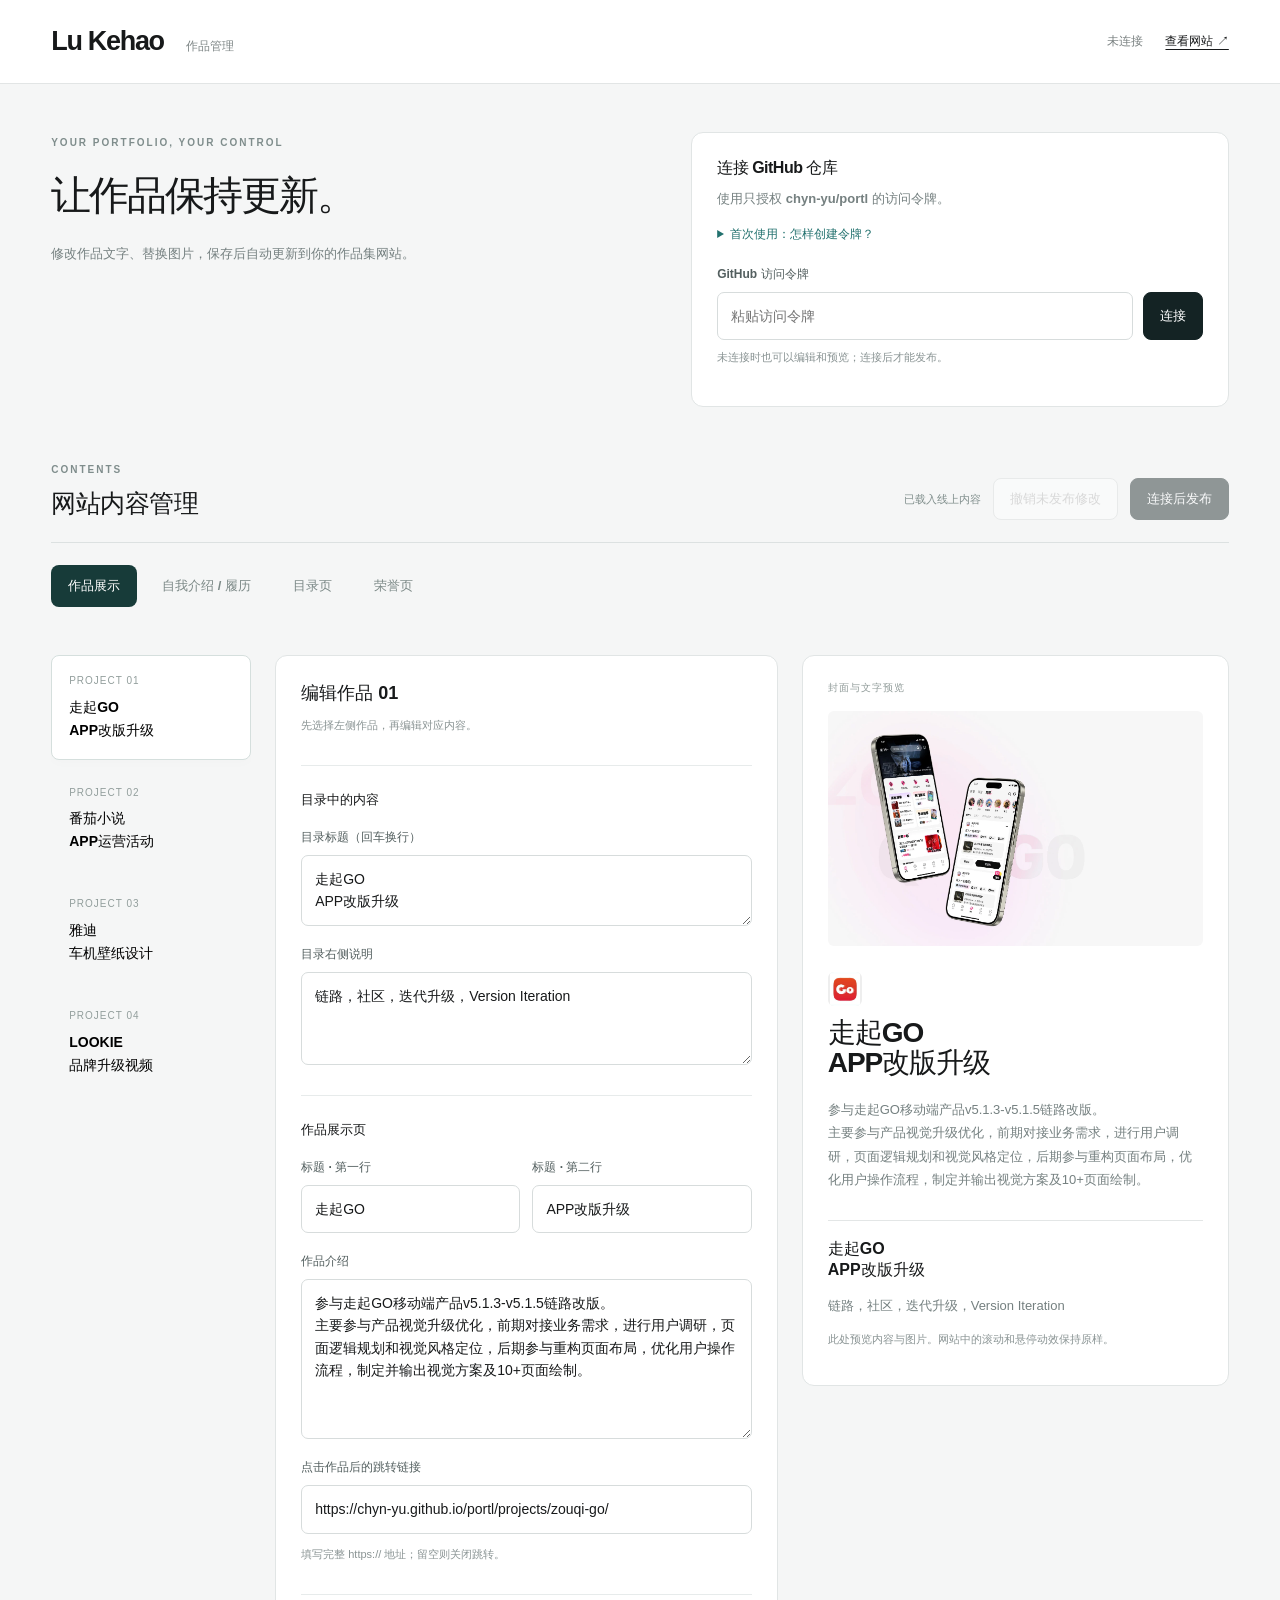
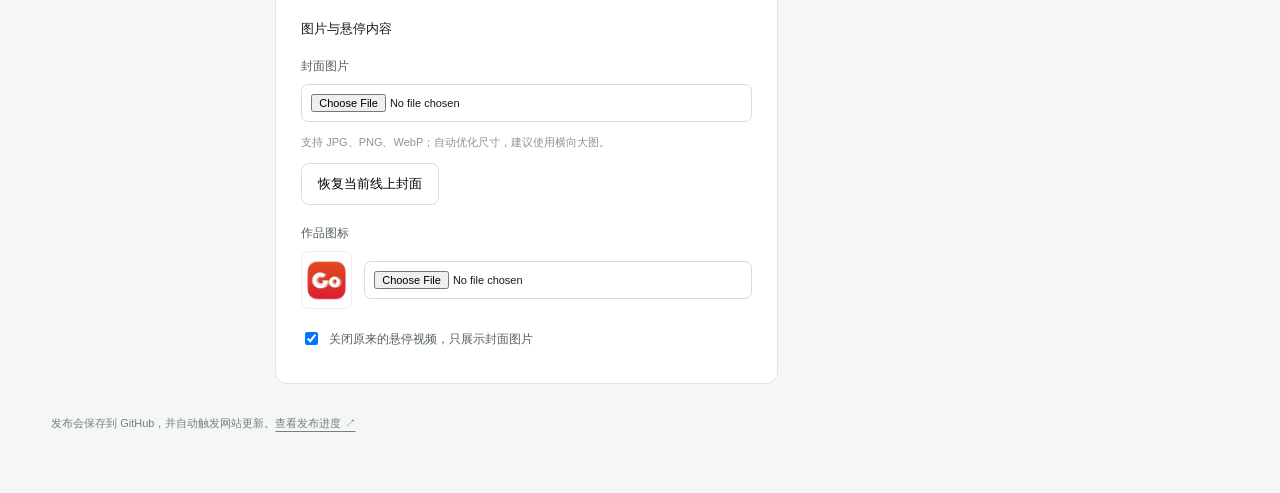
<file: docs/admin/index.html>
<!doctype html>
<html lang="zh-CN">
<head>
  <meta charset="UTF-8"><meta name="viewport" content="width=device-width, initial-scale=1">
  <meta name="robots" content="noindex,nofollow">
  <meta http-equiv="Content-Security-Policy" content="default-src 'self'; script-src 'self'; style-src 'self' 'unsafe-inline'; img-src 'self' blob: data:; connect-src 'self' https://api.github.com; object-src 'none'; base-uri 'none'; form-action 'none'">
  <title>作品管理 · Lu Kehao</title>
  <link rel="stylesheet" href="./admin.css?v=7fdb7b615e91"><script type="module" src="./admin.mjs?v=7fdb7b615e91"></script>
</head>
<body>
  <header><a class="brand" href="../">Lu Kehao<span>作品管理</span></a><div class="header-actions"><span id="connection">未连接</span><a href="../" target="_blank" rel="noopener">查看网站 ↗</a><button id="logout" hidden>断开连接</button></div></header>
  <main>
    <section id="connect-panel" class="connect-panel">
      <div><span class="eyebrow">YOUR PORTFOLIO, YOUR CONTROL</span><h1>让作品保持更新。</h1><p>修改作品文字、替换图片，保存后自动更新到你的作品集网站。</p></div>
      <div class="connect-card"><h2>连接 GitHub 仓库</h2><p>使用只授权 <strong>chyn-yu/portl</strong> 的访问令牌。</p><details><summary>首次使用：怎样创建令牌？</summary><ol><li>点击<a id="token-link" target="_blank" rel="noopener noreferrer">创建 GitHub 令牌 ↗</a>，登录你的 GitHub 账号。</li><li>在 Repository access 选择 Only select repositories，然后选择 <strong>portl</strong>。</li><li>在 Repository permissions 中，将 <strong>Contents</strong> 设置为 <strong>Read and write</strong>；其余保持默认。</li><li>选择合适的有效期，点击 Generate token，然后将令牌粘贴到下方连接。</li></ol><p>令牌仅用于向 GitHub 验证仓库写入权限，不保存在浏览器或网站文件中；刷新后需要重新连接。不要把它发到聊天中。</p></details><label for="token">GitHub 访问令牌</label><div class="connect-input"><input id="token" type="password" autocomplete="off" spellcheck="false" placeholder="粘贴访问令牌"><button id="connect" class="primary">连接</button></div><p class="hint">未连接时也可以编辑和预览；连接后才能发布。</p></div>
    </section>
    <div class="toolbar"><div><span class="eyebrow">CONTENTS</span><h2>网站内容管理</h2></div><div class="toolbar-actions"><span id="save-state">已载入线上内容</span><button id="reset">撤销未发布修改</button><button id="publish" class="primary" disabled>连接后发布</button></div></div>
    <nav id="sections" class="section-tabs" aria-label="选择管理页面"><button data-mode="projects" class="active">作品展示</button><button data-mode="about">自我介绍 / 履历</button><button data-mode="catalog">目录页</button><button data-mode="recognitions">荣誉页</button></nav>
    <div id="status" role="status" aria-live="polite"></div>
    <div class="workspace"><nav id="projects" aria-label="选择作品"></nav><section class="editor"><div id="editor"></div></section><aside><div class="preview-label">封面与文字预览</div><div id="preview"></div><p class="hint">此处预览内容与图片。网站中的滚动和悬停动效保持原样。</p></aside></div>
    <p class="bottom-note">发布会保存到 GitHub，并自动触发网站更新。<a href="https://github.com/chyn-yu/portl/actions" target="_blank" rel="noopener">查看发布进度 ↗</a></p>
  </main>
</body></html>
</file>
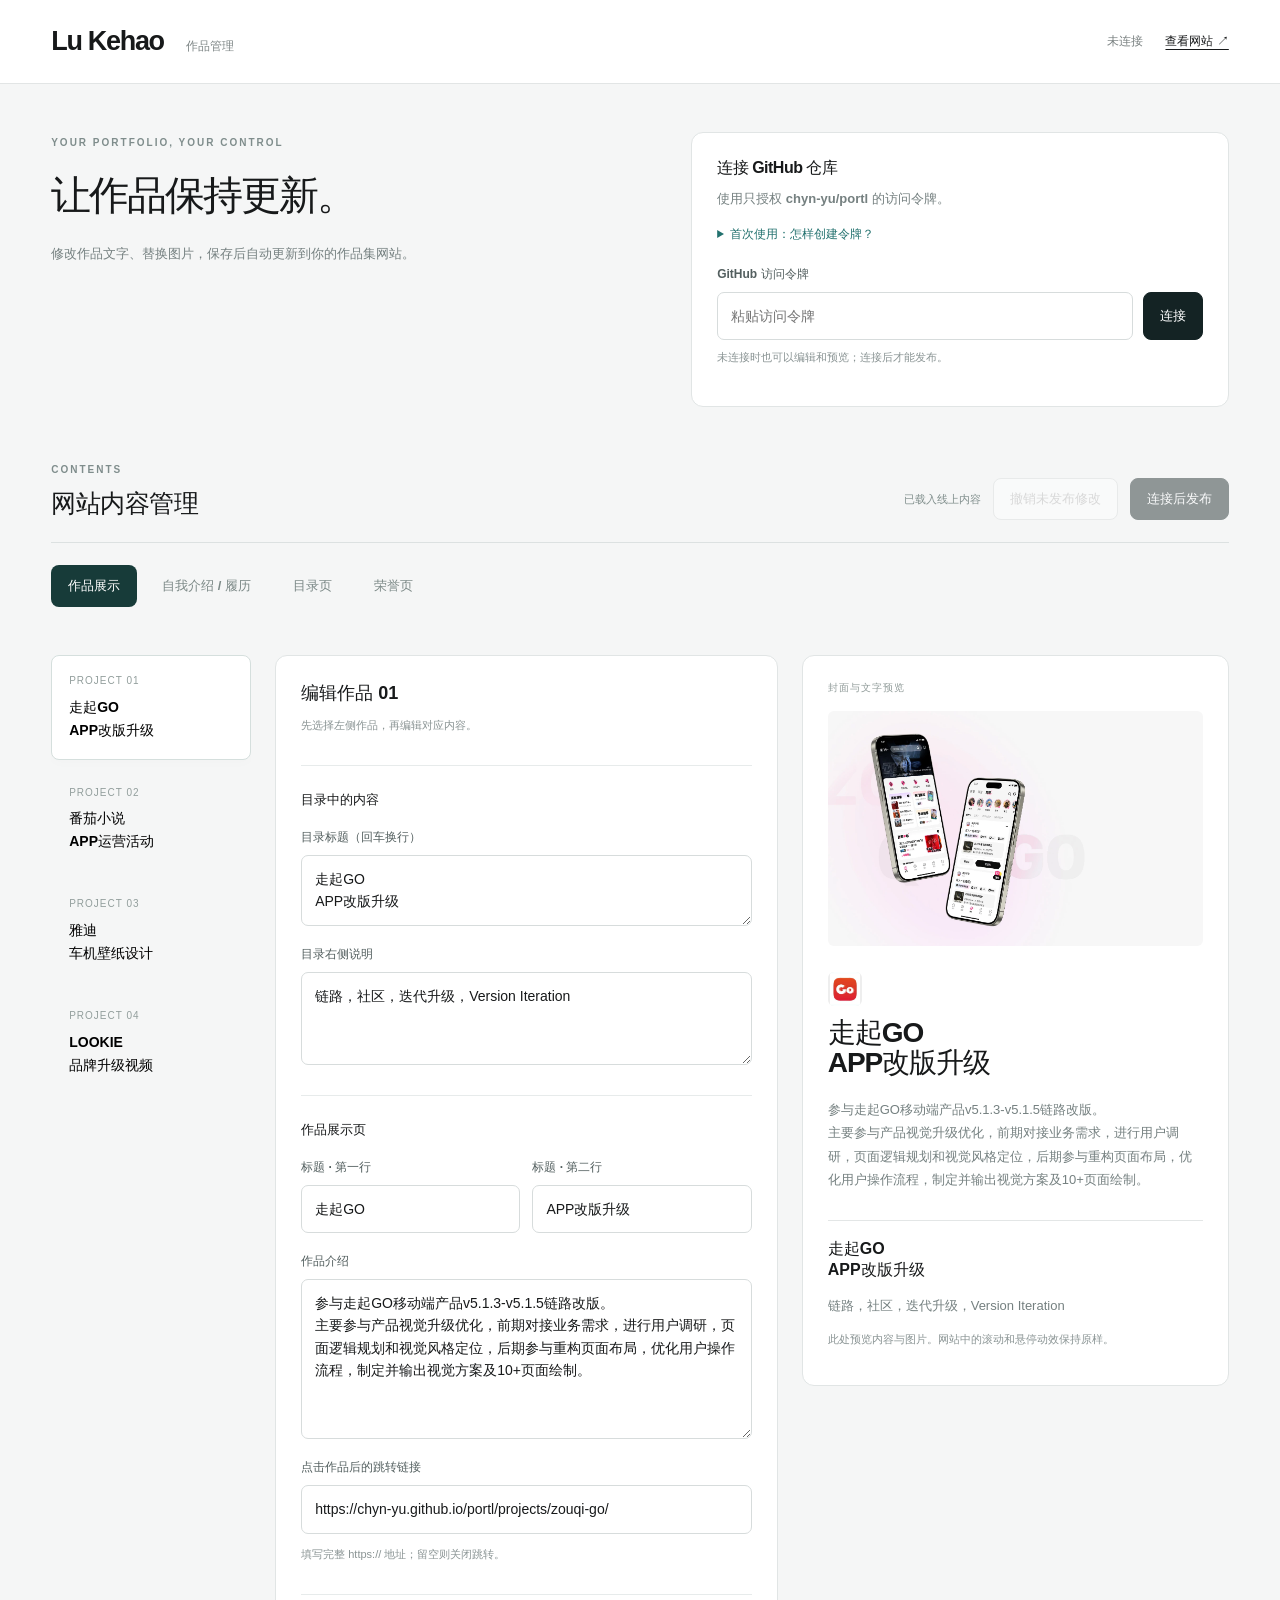
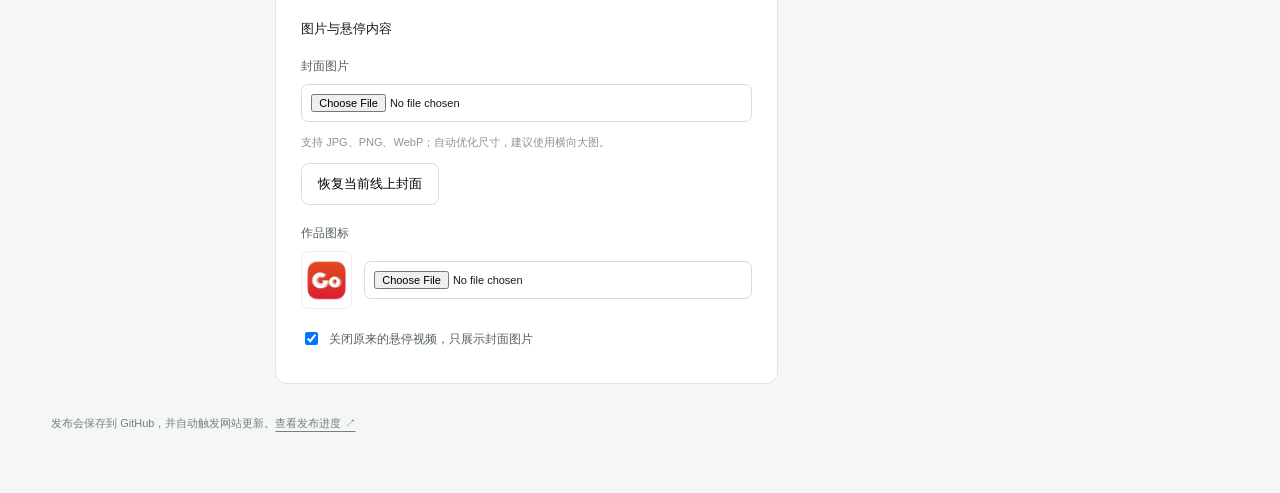
<file: site/admin/index.html>
<!doctype html>
<html lang="zh-CN">
<head>
  <meta charset="UTF-8"><meta name="viewport" content="width=device-width, initial-scale=1">
  <meta name="robots" content="noindex,nofollow">
  <meta http-equiv="Content-Security-Policy" content="default-src 'self'; script-src 'self'; style-src 'self' 'unsafe-inline'; img-src 'self' blob: data:; connect-src 'self' https://api.github.com; object-src 'none'; base-uri 'none'; form-action 'none'">
  <title>作品管理 · Lu Kehao</title>
  <link rel="stylesheet" href="./admin.css"><script type="module" src="./admin.mjs"></script>
</head>
<body>
  <header><a class="brand" href="../">Lu Kehao<span>作品管理</span></a><div class="header-actions"><span id="connection">未连接</span><a href="../" target="_blank" rel="noopener">查看网站 ↗</a><button id="logout" hidden>断开连接</button></div></header>
  <main>
    <section id="connect-panel" class="connect-panel">
      <div><span class="eyebrow">YOUR PORTFOLIO, YOUR CONTROL</span><h1>让作品保持更新。</h1><p>修改作品文字、替换图片，保存后自动更新到你的作品集网站。</p></div>
      <div class="connect-card"><h2>连接 GitHub 仓库</h2><p>使用只授权 <strong>chyn-yu/portl</strong> 的访问令牌。</p><details><summary>首次使用：怎样创建令牌？</summary><ol><li>点击<a id="token-link" target="_blank" rel="noopener noreferrer">创建 GitHub 令牌 ↗</a>，登录你的 GitHub 账号。</li><li>在 Repository access 选择 Only select repositories，然后选择 <strong>portl</strong>。</li><li>在 Repository permissions 中，将 <strong>Contents</strong> 设置为 <strong>Read and write</strong>；其余保持默认。</li><li>选择合适的有效期，点击 Generate token，然后将令牌粘贴到下方连接。</li></ol><p>令牌仅用于向 GitHub 验证仓库写入权限，不保存在浏览器或网站文件中；刷新后需要重新连接。不要把它发到聊天中。</p></details><label for="token">GitHub 访问令牌</label><div class="connect-input"><input id="token" type="password" autocomplete="off" spellcheck="false" placeholder="粘贴访问令牌"><button id="connect" class="primary">连接</button></div><p class="hint">未连接时也可以编辑和预览；连接后才能发布。</p></div>
    </section>
    <div class="toolbar"><div><span class="eyebrow">CONTENTS</span><h2>网站内容管理</h2></div><div class="toolbar-actions"><span id="save-state">已载入线上内容</span><button id="reset">撤销未发布修改</button><button id="publish" class="primary" disabled>连接后发布</button></div></div>
    <nav id="sections" class="section-tabs" aria-label="选择管理页面"><button data-mode="projects" class="active">作品展示</button><button data-mode="about">自我介绍 / 履历</button><button data-mode="catalog">目录页</button><button data-mode="recognitions">荣誉页</button></nav>
    <div id="status" role="status" aria-live="polite"></div>
    <div class="workspace"><nav id="projects" aria-label="选择作品"></nav><section class="editor"><div id="editor"></div></section><aside><div class="preview-label">封面与文字预览</div><div id="preview"></div><p class="hint">此处预览内容与图片。网站中的滚动和悬停动效保持原样。</p></aside></div>
    <p class="bottom-note">发布会保存到 GitHub，并自动触发网站更新。<a href="https://github.com/chyn-yu/portl/actions" target="_blank" rel="noopener">查看发布进度 ↗</a></p>
  </main>
</body></html>
</file>
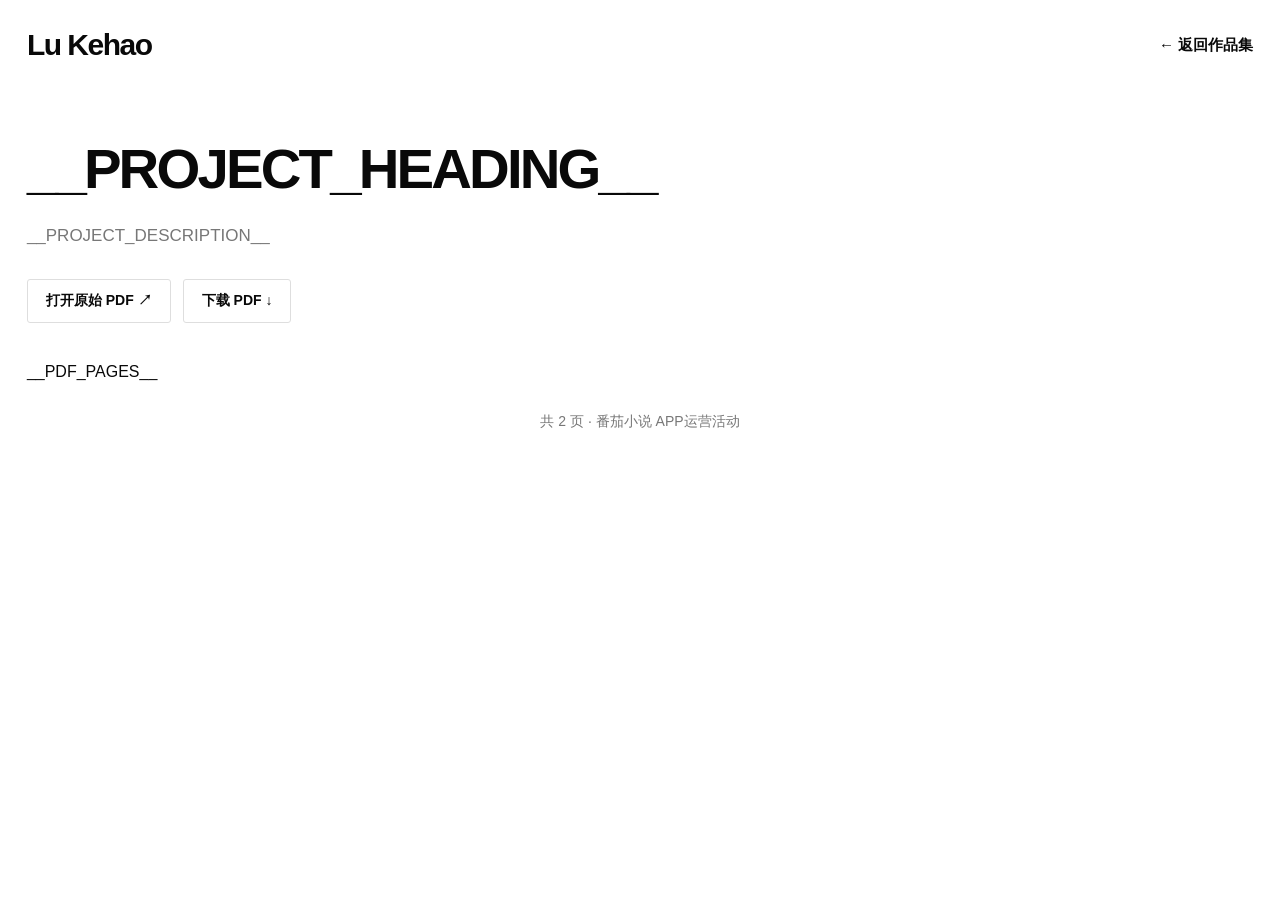
<file: site/projects/tomato/index.html>
<!doctype html>
<html lang="zh-CN">
<head>
  <meta charset="utf-8">
  <meta name="viewport" content="width=device-width,initial-scale=1">
  <meta name="theme-color" content="#ffffff">
  <title>__PROJECT_TITLE__ — Lu Kehao</title>
  <style>
    *{box-sizing:border-box}html{color-scheme:light}body{margin:0;background:#fff;color:#090909;font-family:Arial,"Microsoft YaHei",sans-serif}a{color:inherit;text-decoration:none}a:focus-visible{outline:2px solid #090909;outline-offset:6px}header{display:flex;justify-content:space-between;align-items:center;gap:24px;padding:28px 2.1vw}.logo{font-size:30px;font-weight:700;letter-spacing:-1.5px}.back{font-size:15px;font-weight:700}main{padding:50px 2.1vw 56px}h1{margin:0 0 24px;font-size:clamp(34px,4.4vw,76px);line-height:1.03;letter-spacing:-.05em}h1 span{display:block}.description{max-width:780px;font-size:17px;line-height:1.7;color:#777;white-space:pre-line}.toolbar{display:flex;flex-wrap:wrap;gap:12px;margin:28px 0 40px}.toolbar a{border:1px solid #dedede;border-radius:3px;padding:12px 18px;font-size:14px;font-weight:700}.toolbar a:hover{background:#f5f5f5}.pages{max-width:1600px;margin:auto}.pdf-page{margin:0 0 24px;background:#f5f5f5}.pdf-page img{display:block;width:100%;height:auto}footer{text-align:center;margin-top:32px;font-size:14px;color:#777}@media(max-width:639px){header{padding:22px 20px}.logo{font-size:26px}.back{font-size:14px}main{padding:38px 12px 32px}h1,.description,.toolbar{margin-left:8px;margin-right:8px}.description{font-size:15px}.toolbar{margin-bottom:28px}.pdf-page{margin-bottom:12px}}
  </style>
</head>
<body>
  <header><a class="logo" href="../../">Lu Kehao</a><a class="back" href="../../" id="back">← 返回作品集</a></header>
  <main>
    <h1>__PROJECT_HEADING__</h1>
    <p class="description">__PROJECT_DESCRIPTION__</p>
    <nav class="toolbar" aria-label="PDF 文件操作"><a href="/assets/documents/tomato/operations.pdf" target="_blank" rel="noopener">打开原始 PDF ↗</a><a href="/assets/documents/tomato/operations.pdf" download="番茄小说-APP运营活动.pdf">下载 PDF ↓</a></nav>
    <div class="pages">__PDF_PAGES__</div>
    <footer>共 2 页 · 番茄小说 APP运营活动</footer>
  </main>
  <script>document.getElementById('back').addEventListener('click',event=>{if(history.length>1){event.preventDefault();history.back();}});</script>
</body>
</html>
</file>
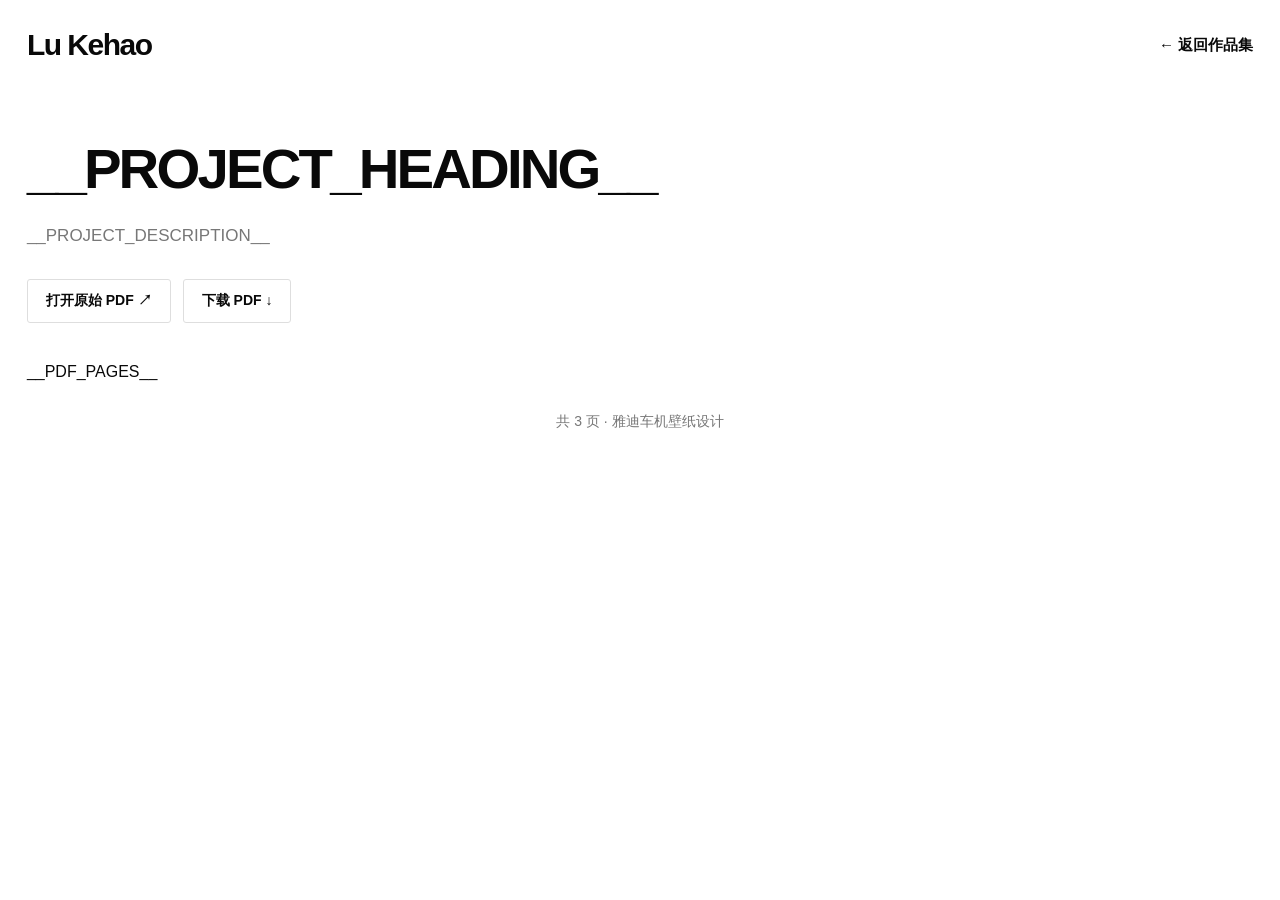
<file: site/projects/yadea/index.html>
<!doctype html>
<html lang="zh-CN">
<head>
  <meta charset="utf-8">
  <meta name="viewport" content="width=device-width,initial-scale=1">
  <meta name="theme-color" content="#ffffff">
  <title>__PROJECT_TITLE__ — Lu Kehao</title>
  <style>
    *{box-sizing:border-box}html{color-scheme:light}body{margin:0;background:#fff;color:#090909;font-family:Arial,"Microsoft YaHei",sans-serif}a{color:inherit;text-decoration:none}a:focus-visible{outline:2px solid #090909;outline-offset:6px}header{display:flex;justify-content:space-between;align-items:center;gap:24px;padding:28px 2.1vw}.logo{font-size:30px;font-weight:700;letter-spacing:-1.5px}.back{font-size:15px;font-weight:700}main{padding:50px 2.1vw 56px}h1{margin:0 0 24px;font-size:clamp(34px,4.4vw,76px);line-height:1.03;letter-spacing:-.05em}h1 span{display:block}.description{max-width:780px;font-size:17px;line-height:1.7;color:#777;white-space:pre-line}.toolbar{display:flex;flex-wrap:wrap;gap:12px;margin:28px 0 40px}.toolbar a{border:1px solid #dedede;border-radius:3px;padding:12px 18px;font-size:14px;font-weight:700}.toolbar a:hover{background:#f5f5f5}.pages{max-width:1600px;margin:auto}.pdf-page{margin:0 0 24px;background:#f5f5f5}.pdf-page img{display:block;width:100%;height:auto}footer{text-align:center;margin-top:32px;font-size:14px;color:#777}@media(max-width:639px){header{padding:22px 20px}.logo{font-size:26px}.back{font-size:14px}main{padding:38px 12px 32px}h1,.description,.toolbar{margin-left:8px;margin-right:8px}.description{font-size:15px}.toolbar{margin-bottom:28px}.pdf-page{margin-bottom:12px}}
  </style>
</head>
<body>
  <header><a class="logo" href="../../">Lu Kehao</a><a class="back" href="../../" id="back">← 返回作品集</a></header>
  <main>
    <h1>__PROJECT_HEADING__</h1>
    <p class="description">__PROJECT_DESCRIPTION__</p>
    <nav class="toolbar" aria-label="PDF 文件操作"><a href="/assets/documents/yadea/wallpaper-design.pdf" target="_blank" rel="noopener">打开原始 PDF ↗</a><a href="/assets/documents/yadea/wallpaper-design.pdf" download="雅迪-车机壁纸设计.pdf">下载 PDF ↓</a></nav>
    <div class="pages">__PDF_PAGES__</div>
    <footer>共 3 页 · 雅迪车机壁纸设计</footer>
  </main>
  <script>document.getElementById('back').addEventListener('click',event=>{if(history.length>1){event.preventDefault();history.back();}});</script>
</body>
</html>
</file>
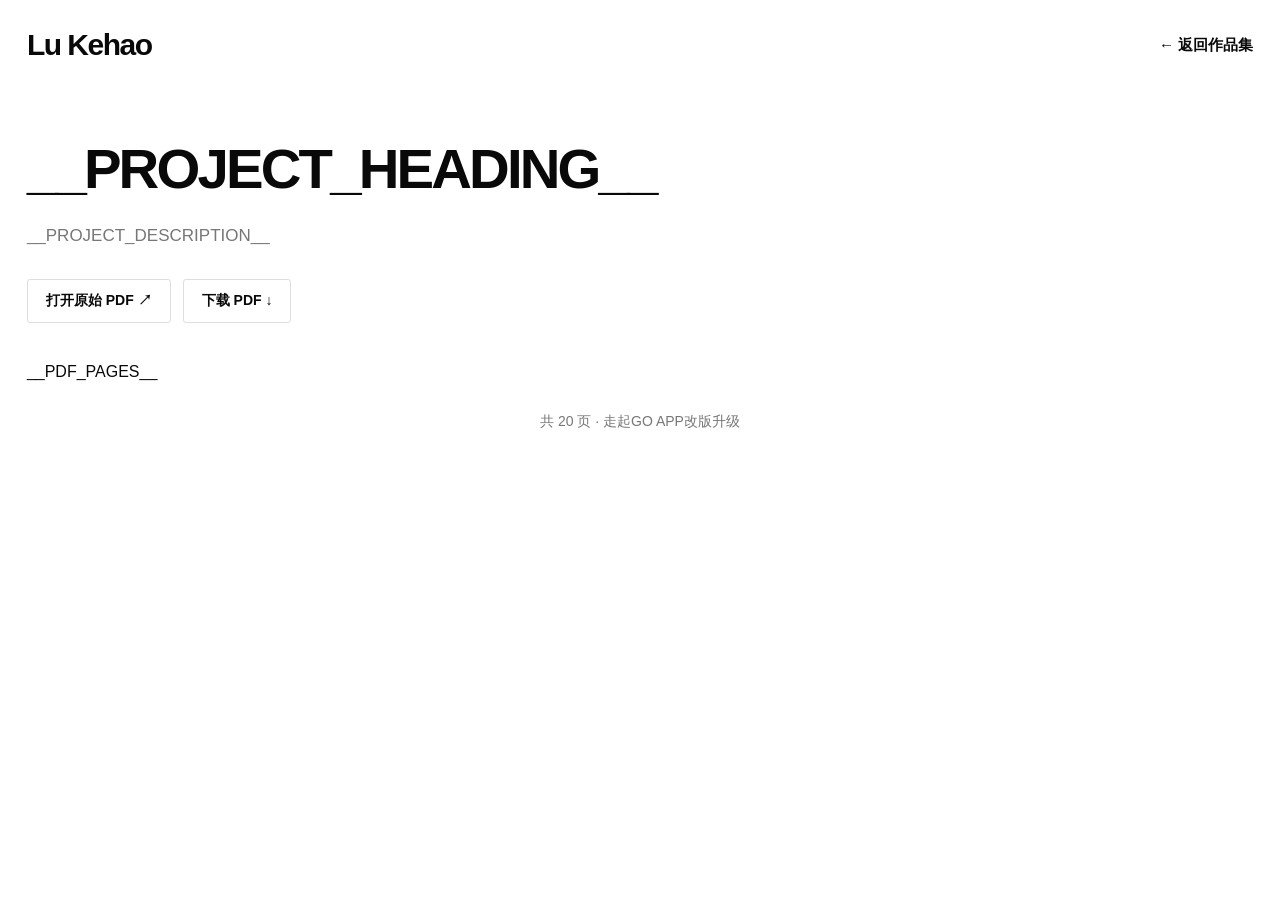
<file: site/projects/zouqi-go/index.html>
<!doctype html>
<html lang="zh-CN">
<head>
  <meta charset="utf-8">
  <meta name="viewport" content="width=device-width,initial-scale=1">
  <meta name="theme-color" content="#ffffff">
  <title>__PROJECT_TITLE__ — Lu Kehao</title>
  <style>
    *{box-sizing:border-box}html{color-scheme:light}body{margin:0;background:#fff;color:#090909;font-family:Arial,"Microsoft YaHei",sans-serif}a{color:inherit;text-decoration:none}a:focus-visible{outline:2px solid #090909;outline-offset:6px}header{display:flex;justify-content:space-between;align-items:center;gap:24px;padding:28px 2.1vw}.logo{font-size:30px;font-weight:700;letter-spacing:-1.5px}.back{font-size:15px;font-weight:700}main{padding:50px 2.1vw 56px}h1{margin:0 0 24px;font-size:clamp(34px,4.4vw,76px);line-height:1.03;letter-spacing:-.05em}h1 span{display:block}.description{max-width:780px;font-size:17px;line-height:1.7;color:#777;white-space:pre-line}.toolbar{display:flex;flex-wrap:wrap;gap:12px;margin:28px 0 40px}.toolbar a{border:1px solid #dedede;border-radius:3px;padding:12px 18px;font-size:14px;font-weight:700}.toolbar a:hover{background:#f5f5f5}.pages{max-width:1600px;margin:auto}.pdf-page{margin:0 0 24px;background:#f5f5f5}.pdf-page img{display:block;width:100%;height:auto}footer{text-align:center;margin-top:32px;font-size:14px;color:#777}@media(max-width:639px){header{padding:22px 20px}.logo{font-size:26px}.back{font-size:14px}main{padding:38px 12px 32px}h1,.description,.toolbar{margin-left:8px;margin-right:8px}.description{font-size:15px}.toolbar{margin-bottom:28px}.pdf-page{margin-bottom:12px}}
  </style>
</head>
<body>
  <header><a class="logo" href="../../">Lu Kehao</a><a class="back" href="../../" id="back">← 返回作品集</a></header>
  <main>
    <h1>__PROJECT_HEADING__</h1>
    <p class="description">__PROJECT_DESCRIPTION__</p>
    <nav class="toolbar" aria-label="PDF 文件操作"><a href="/assets/documents/zouqi-go/ux-design.pdf" target="_blank" rel="noopener">打开原始 PDF ↗</a><a href="/assets/documents/zouqi-go/ux-design.pdf" download="走起GO-APP改版升级.pdf">下载 PDF ↓</a></nav>
    <div class="pages">__PDF_PAGES__</div>
    <footer>共 20 页 · 走起GO APP改版升级</footer>
  </main>
  <script>document.getElementById('back').addEventListener('click',event=>{if(history.length>1){event.preventDefault();history.back();}});</script>
</body>
</html>
</file>
<file: docs/admin/admin.css>
:root{font-family:Arial,"Microsoft YaHei",sans-serif;color:#17191a;background:#f5f6f6;font-synthesis:none}*{box-sizing:border-box}body{margin:0}button,input,textarea{font:inherit}a{color:inherit;text-underline-offset:4px}button{cursor:pointer;border:1px solid #d9dddd;background:#fff;border-radius:8px;padding:11px 16px;font-size:13px;font-weight:600}button:hover{background:#edf0f0}button:disabled{opacity:.45;cursor:not-allowed}.primary{background:#142324;color:#fff;border-color:#142324}.primary:hover{background:#254244}input,textarea{display:block;width:100%;padding:12px 13px;border:1px solid #d7dcdc;background:white;border-radius:7px;color:#17191a;font-size:14px;line-height:1.6}input:focus,textarea:focus{outline:2px solid #36b6b4;outline-offset:2px}textarea{resize:vertical}header{height:84px;padding:0 4vw;display:flex;align-items:center;justify-content:space-between;background:#fff;border-bottom:1px solid #e2e5e5}.brand{font-size:27px;font-weight:750;letter-spacing:-1.3px;text-decoration:none}.brand span{font-size:12px;font-weight:400;color:#7e8686;letter-spacing:0;margin-left:22px}.header-actions{display:flex;align-items:center;gap:22px;font-size:12px}#connection{color:#7a8181}#connection.connected{color:#19716f}main{max-width:1600px;margin:auto;padding:48px 4vw}.connect-panel{display:grid;grid-template-columns:1fr 1fr;gap:8vw;align-items:start;margin-bottom:52px}.eyebrow{font-size:10px;font-weight:700;letter-spacing:2px;color:#7f8d8c}h1{font-size:clamp(28px,3.1vw,48px);letter-spacing:-2px;line-height:1.2;margin:22px 0}p{font-size:13px;color:#758080;line-height:1.8}.connect-card{background:#fff;border:1px solid #e1e5e5;border-radius:12px;padding:25px}h2{margin:0;font-size:20px;letter-spacing:-.5px}.connect-card h2{font-size:16px}.connect-card p{margin:8px 0 14px}.connect-input{display:flex;gap:10px}.connect-input input{min-width:0}details{font-size:12px;color:#526161;line-height:1.8;margin-bottom:20px}summary{cursor:pointer;color:#22716e}ol{padding-left:20px}li{margin-top:8px}label,.field-label{display:block;font-size:12px;color:#535f5f;font-weight:600;margin:20px 0 9px}.connect-card label{margin-top:10px}.hint{font-size:11px!important;color:#8a9494!important;line-height:1.7}.toolbar{display:flex;justify-content:space-between;align-items:end;gap:20px;padding-bottom:22px;border-bottom:1px solid #dce1e1}.toolbar h2{margin-top:10px;font-size:25px}.toolbar h2 span{color:#9ca7a6;font-size:13px;margin-left:10px}.toolbar-actions{display:flex;align-items:center;gap:12px}#save-state{font-size:11px;color:#82908e}#status{padding:16px 0;font-size:13px;color:#2b6864;min-height:48px}#status.error{color:#ad3434}.workspace{display:grid;grid-template-columns:200px minmax(300px,1fr) minmax(260px,.85fr);gap:24px;align-items:start}#projects{display:flex;flex-direction:column;gap:7px}#projects button{padding:17px;text-align:left;background:transparent;border-color:transparent;line-height:1.65}#projects button.active{background:white;border-color:#d5dfdd;box-shadow:0 3px 12px #15232304}#projects small{display:block;font-size:10px;letter-spacing:1px;font-weight:400;color:#929e9c;margin-bottom:6px}#projects b{font-size:14px;white-space:pre-line}.editor,aside{background:white;border:1px solid #e1e5e5;border-radius:12px;padding:25px}.editor h3{font-size:18px;margin:0 0 4px}.section-heading{margin:30px 0 0;padding-top:25px;border-top:1px solid #e7ebeb;font-size:13px;font-weight:700}.two-fields{display:grid;grid-template-columns:1fr 1fr;gap:12px}.upload-row{display:flex;align-items:center;gap:12px}.upload-row input[type=file]{padding:9px;font-size:11px}.upload-row img{width:58px;height:58px;object-fit:contain;border:1px solid #eee;border-radius:7px}.checkbox{display:flex;align-items:start;font-weight:400;line-height:1.7;gap:8px}.checkbox input{width:auto;margin-top:3px}.preview-label{font-size:10px;letter-spacing:1px;color:#909b99;margin-bottom:16px}#preview>img{width:100%;aspect-ratio:16/10;object-fit:cover;border-radius:6px;background:#eee}#preview .preview-icon{width:34px;height:34px;object-fit:contain;display:block;margin:22px 0 12px}#preview h3{font-size:28px;line-height:1.08;letter-spacing:-1px;white-space:pre-line;margin:0 0 20px}#preview p{white-space:pre-line}#preview .catalog-preview{border-top:1px solid #e3e6e6;margin-top:28px;padding-top:18px}#preview .catalog-preview b{white-space:pre-line;font-size:16px}.bottom-note{font-size:11px;margin-top:30px}body.busy .editor,body.busy #projects{pointer-events:none;opacity:.65}.connect-panel[hidden]{display:none}#logout[hidden]{display:none}@media(max-width:1100px){.workspace{grid-template-columns:160px 1fr}.workspace aside{grid-column:2}.connect-panel{gap:30px}.toolbar-actions{flex-wrap:wrap;justify-content:end}#save-state{width:100%;text-align:right}}@media(max-width:700px){header{height:70px}.brand{font-size:23px}.brand span{display:none}.header-actions{gap:12px;font-size:10px}main{padding:30px 5vw}.connect-panel{grid-template-columns:1fr}.connect-panel h1{margin-top:14px}.toolbar{align-items:start;flex-direction:column}.toolbar-actions{justify-content:start}#save-state{width:auto;text-align:left}.workspace{display:block}#projects{display:grid;grid-template-columns:1fr 1fr;margin-bottom:20px}#projects button{padding:11px}.editor,aside{padding:20px;margin-bottom:20px}.two-fields{grid-template-columns:1fr}.connect-input button{white-space:nowrap}.toolbar button{font-size:11px;padding:10px}}

.section-tabs{display:flex;gap:8px;padding:22px 0 0;flex-wrap:wrap}.section-tabs button{border-color:transparent;background:transparent;color:#7c8987}.section-tabs button.active{background:#173b39;color:#fff}.page-image-field{border:1px solid #e1e5e5;border-radius:8px;padding:12px}.page-image-field img{display:block;width:100%;max-height:230px;object-fit:contain;background:#f5f6f6;border-radius:6px;margin-bottom:12px}.page-image-field input{font-size:11px}.photo-preview{display:grid;grid-template-columns:1fr 1fr;gap:10px}.photo-preview img{width:100%;height:160px;object-fit:cover}.photo-preview img:first-child{grid-column:1/-1;height:250px}.muted{color:#8c9492}.resume-preview h3{font-size:18px!important;margin-top:25px!important}.resume-preview p{font-size:12px;line-height:1.8}.membership-logo{width:50px!important;height:auto!important;object-fit:contain!important;margin-top:20px}.big-number{font-size:72px!important;margin-top:24px!important}#projects{max-height:78vh;overflow:auto;scrollbar-width:thin}#preview .catalog-preview b{white-space:pre-line}@media(max-width:700px){#projects{max-height:280px}.section-tabs{gap:4px}.section-tabs button{padding:10px;font-size:12px}}
.connect-input button { white-space: nowrap; flex-shrink: 0; }
#projects button.add-recognition { background:#173b39; color:white; border-color:#173b39; margin-bottom:10px; text-align:center; }
</file>
<file: site/admin/admin.css>
:root{font-family:Arial,"Microsoft YaHei",sans-serif;color:#17191a;background:#f5f6f6;font-synthesis:none}*{box-sizing:border-box}body{margin:0}button,input,textarea{font:inherit}a{color:inherit;text-underline-offset:4px}button{cursor:pointer;border:1px solid #d9dddd;background:#fff;border-radius:8px;padding:11px 16px;font-size:13px;font-weight:600}button:hover{background:#edf0f0}button:disabled{opacity:.45;cursor:not-allowed}.primary{background:#142324;color:#fff;border-color:#142324}.primary:hover{background:#254244}input,textarea{display:block;width:100%;padding:12px 13px;border:1px solid #d7dcdc;background:white;border-radius:7px;color:#17191a;font-size:14px;line-height:1.6}input:focus,textarea:focus{outline:2px solid #36b6b4;outline-offset:2px}textarea{resize:vertical}header{height:84px;padding:0 4vw;display:flex;align-items:center;justify-content:space-between;background:#fff;border-bottom:1px solid #e2e5e5}.brand{font-size:27px;font-weight:750;letter-spacing:-1.3px;text-decoration:none}.brand span{font-size:12px;font-weight:400;color:#7e8686;letter-spacing:0;margin-left:22px}.header-actions{display:flex;align-items:center;gap:22px;font-size:12px}#connection{color:#7a8181}#connection.connected{color:#19716f}main{max-width:1600px;margin:auto;padding:48px 4vw}.connect-panel{display:grid;grid-template-columns:1fr 1fr;gap:8vw;align-items:start;margin-bottom:52px}.eyebrow{font-size:10px;font-weight:700;letter-spacing:2px;color:#7f8d8c}h1{font-size:clamp(28px,3.1vw,48px);letter-spacing:-2px;line-height:1.2;margin:22px 0}p{font-size:13px;color:#758080;line-height:1.8}.connect-card{background:#fff;border:1px solid #e1e5e5;border-radius:12px;padding:25px}h2{margin:0;font-size:20px;letter-spacing:-.5px}.connect-card h2{font-size:16px}.connect-card p{margin:8px 0 14px}.connect-input{display:flex;gap:10px}.connect-input input{min-width:0}details{font-size:12px;color:#526161;line-height:1.8;margin-bottom:20px}summary{cursor:pointer;color:#22716e}ol{padding-left:20px}li{margin-top:8px}label,.field-label{display:block;font-size:12px;color:#535f5f;font-weight:600;margin:20px 0 9px}.connect-card label{margin-top:10px}.hint{font-size:11px!important;color:#8a9494!important;line-height:1.7}.toolbar{display:flex;justify-content:space-between;align-items:end;gap:20px;padding-bottom:22px;border-bottom:1px solid #dce1e1}.toolbar h2{margin-top:10px;font-size:25px}.toolbar h2 span{color:#9ca7a6;font-size:13px;margin-left:10px}.toolbar-actions{display:flex;align-items:center;gap:12px}#save-state{font-size:11px;color:#82908e}#status{padding:16px 0;font-size:13px;color:#2b6864;min-height:48px}#status.error{color:#ad3434}.workspace{display:grid;grid-template-columns:200px minmax(300px,1fr) minmax(260px,.85fr);gap:24px;align-items:start}#projects{display:flex;flex-direction:column;gap:7px}#projects button{padding:17px;text-align:left;background:transparent;border-color:transparent;line-height:1.65}#projects button.active{background:white;border-color:#d5dfdd;box-shadow:0 3px 12px #15232304}#projects small{display:block;font-size:10px;letter-spacing:1px;font-weight:400;color:#929e9c;margin-bottom:6px}#projects b{font-size:14px;white-space:pre-line}.editor,aside{background:white;border:1px solid #e1e5e5;border-radius:12px;padding:25px}.editor h3{font-size:18px;margin:0 0 4px}.section-heading{margin:30px 0 0;padding-top:25px;border-top:1px solid #e7ebeb;font-size:13px;font-weight:700}.two-fields{display:grid;grid-template-columns:1fr 1fr;gap:12px}.upload-row{display:flex;align-items:center;gap:12px}.upload-row input[type=file]{padding:9px;font-size:11px}.upload-row img{width:58px;height:58px;object-fit:contain;border:1px solid #eee;border-radius:7px}.checkbox{display:flex;align-items:start;font-weight:400;line-height:1.7;gap:8px}.checkbox input{width:auto;margin-top:3px}.preview-label{font-size:10px;letter-spacing:1px;color:#909b99;margin-bottom:16px}#preview>img{width:100%;aspect-ratio:16/10;object-fit:cover;border-radius:6px;background:#eee}#preview .preview-icon{width:34px;height:34px;object-fit:contain;display:block;margin:22px 0 12px}#preview h3{font-size:28px;line-height:1.08;letter-spacing:-1px;white-space:pre-line;margin:0 0 20px}#preview p{white-space:pre-line}#preview .catalog-preview{border-top:1px solid #e3e6e6;margin-top:28px;padding-top:18px}#preview .catalog-preview b{white-space:pre-line;font-size:16px}.bottom-note{font-size:11px;margin-top:30px}body.busy .editor,body.busy #projects{pointer-events:none;opacity:.65}.connect-panel[hidden]{display:none}#logout[hidden]{display:none}@media(max-width:1100px){.workspace{grid-template-columns:160px 1fr}.workspace aside{grid-column:2}.connect-panel{gap:30px}.toolbar-actions{flex-wrap:wrap;justify-content:end}#save-state{width:100%;text-align:right}}@media(max-width:700px){header{height:70px}.brand{font-size:23px}.brand span{display:none}.header-actions{gap:12px;font-size:10px}main{padding:30px 5vw}.connect-panel{grid-template-columns:1fr}.connect-panel h1{margin-top:14px}.toolbar{align-items:start;flex-direction:column}.toolbar-actions{justify-content:start}#save-state{width:auto;text-align:left}.workspace{display:block}#projects{display:grid;grid-template-columns:1fr 1fr;margin-bottom:20px}#projects button{padding:11px}.editor,aside{padding:20px;margin-bottom:20px}.two-fields{grid-template-columns:1fr}.connect-input button{white-space:nowrap}.toolbar button{font-size:11px;padding:10px}}

.section-tabs{display:flex;gap:8px;padding:22px 0 0;flex-wrap:wrap}.section-tabs button{border-color:transparent;background:transparent;color:#7c8987}.section-tabs button.active{background:#173b39;color:#fff}.page-image-field{border:1px solid #e1e5e5;border-radius:8px;padding:12px}.page-image-field img{display:block;width:100%;max-height:230px;object-fit:contain;background:#f5f6f6;border-radius:6px;margin-bottom:12px}.page-image-field input{font-size:11px}.photo-preview{display:grid;grid-template-columns:1fr 1fr;gap:10px}.photo-preview img{width:100%;height:160px;object-fit:cover}.photo-preview img:first-child{grid-column:1/-1;height:250px}.muted{color:#8c9492}.resume-preview h3{font-size:18px!important;margin-top:25px!important}.resume-preview p{font-size:12px;line-height:1.8}.membership-logo{width:50px!important;height:auto!important;object-fit:contain!important;margin-top:20px}.big-number{font-size:72px!important;margin-top:24px!important}#projects{max-height:78vh;overflow:auto;scrollbar-width:thin}#preview .catalog-preview b{white-space:pre-line}@media(max-width:700px){#projects{max-height:280px}.section-tabs{gap:4px}.section-tabs button{padding:10px;font-size:12px}}
.connect-input button { white-space: nowrap; flex-shrink: 0; }
#projects button.add-recognition { background:#173b39; color:white; border-color:#173b39; margin-bottom:10px; text-align:center; }
</file>
